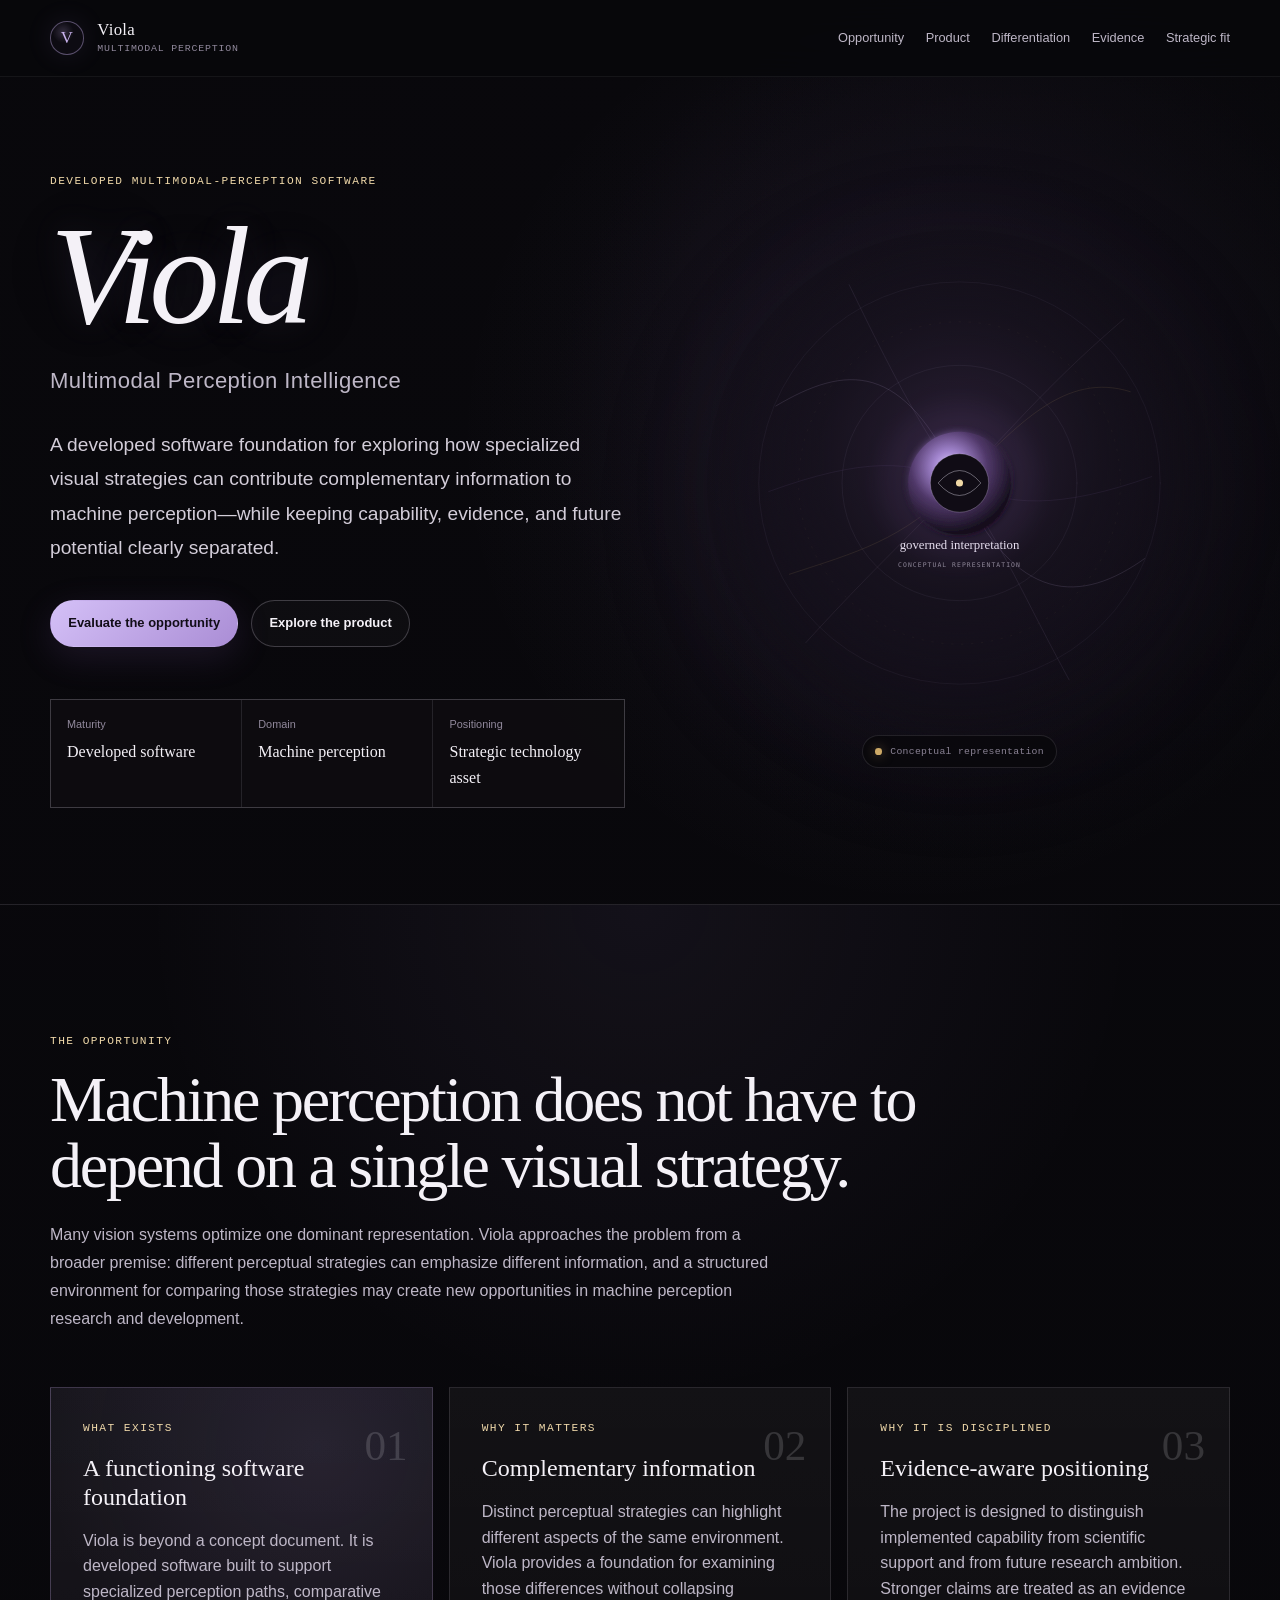
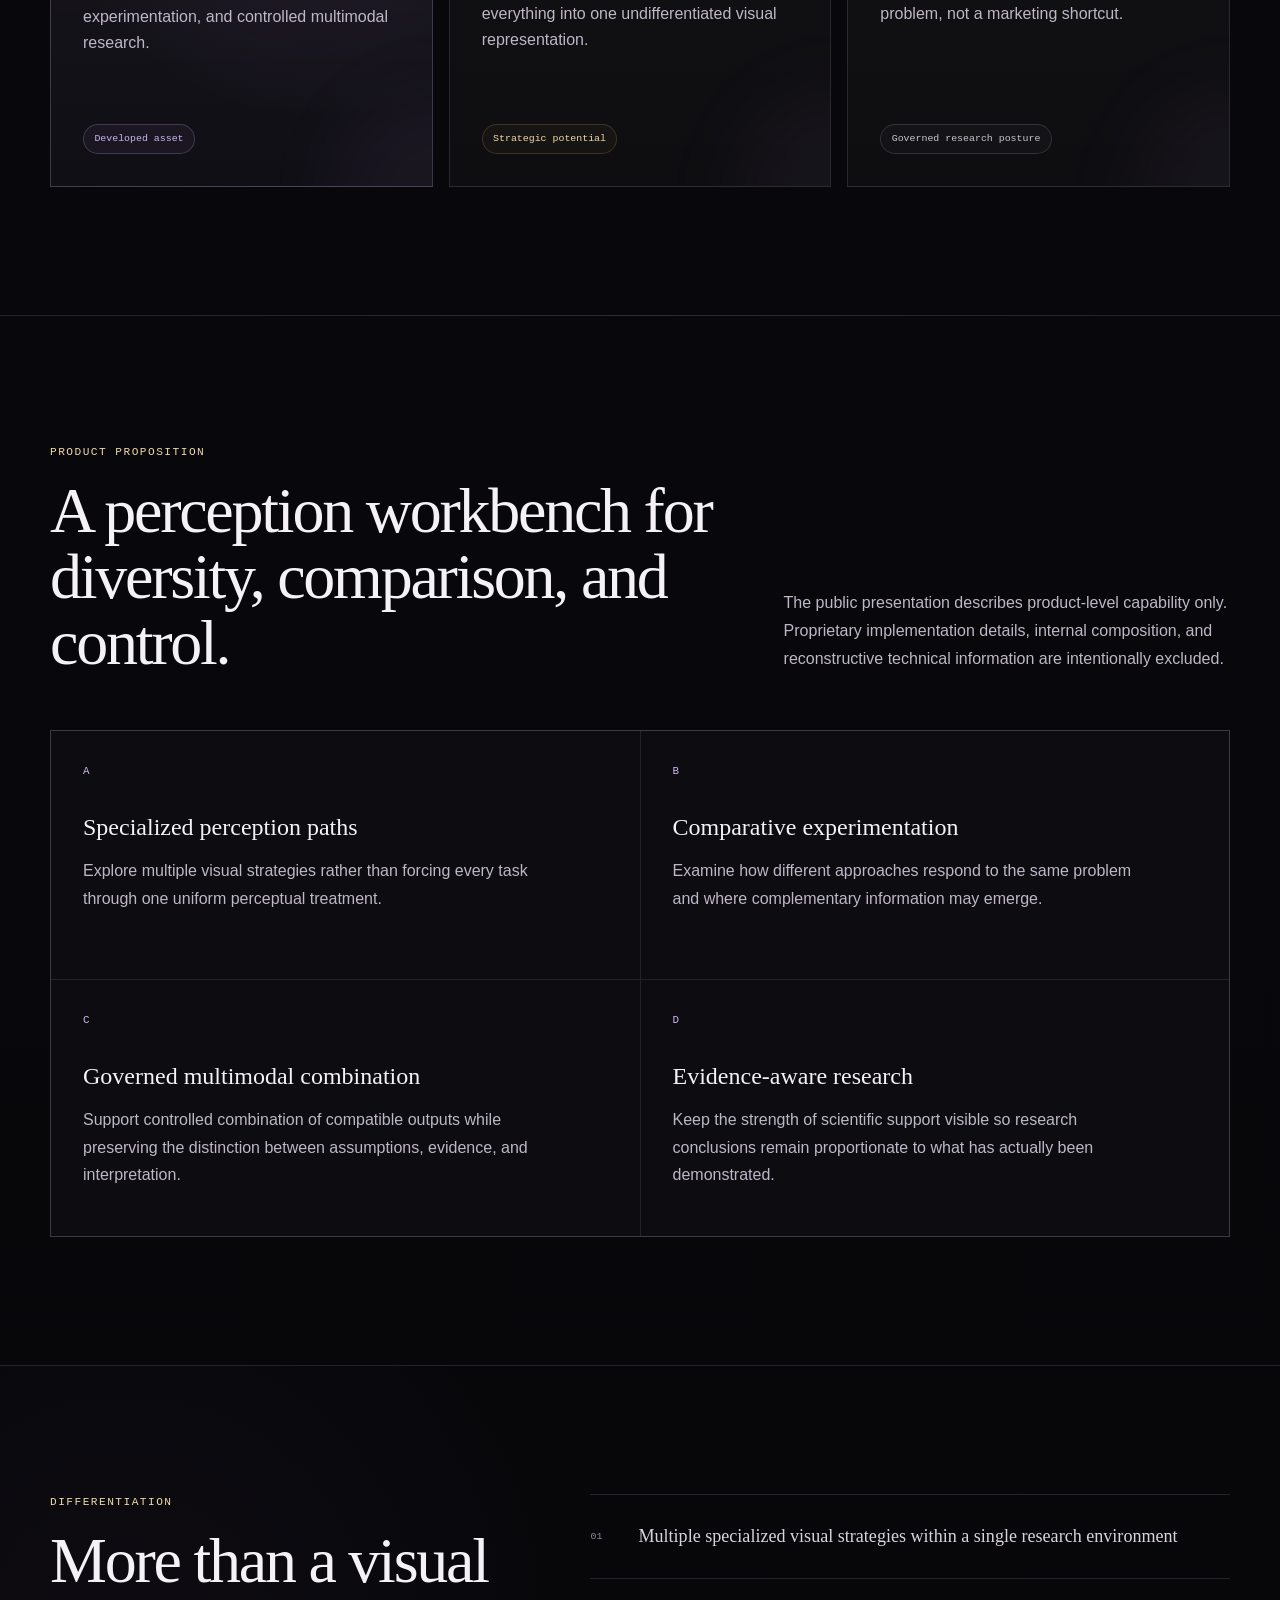
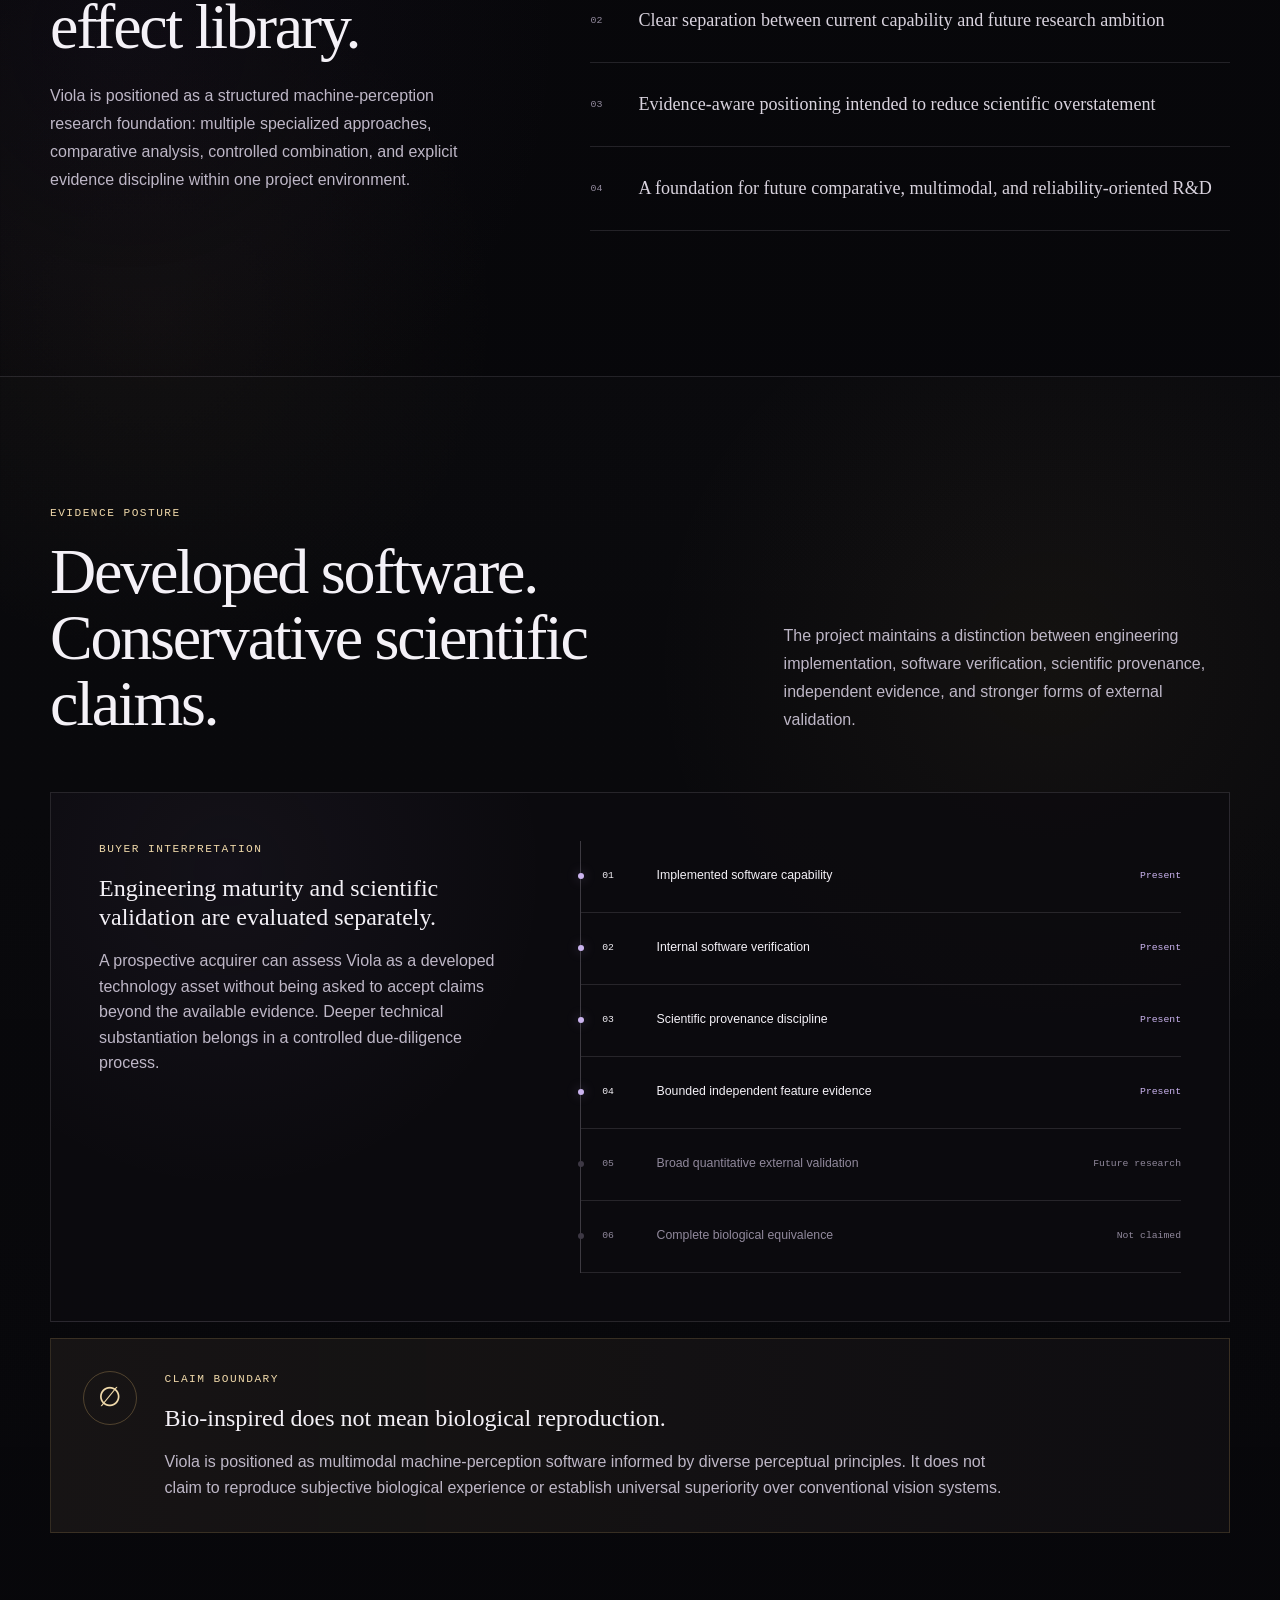
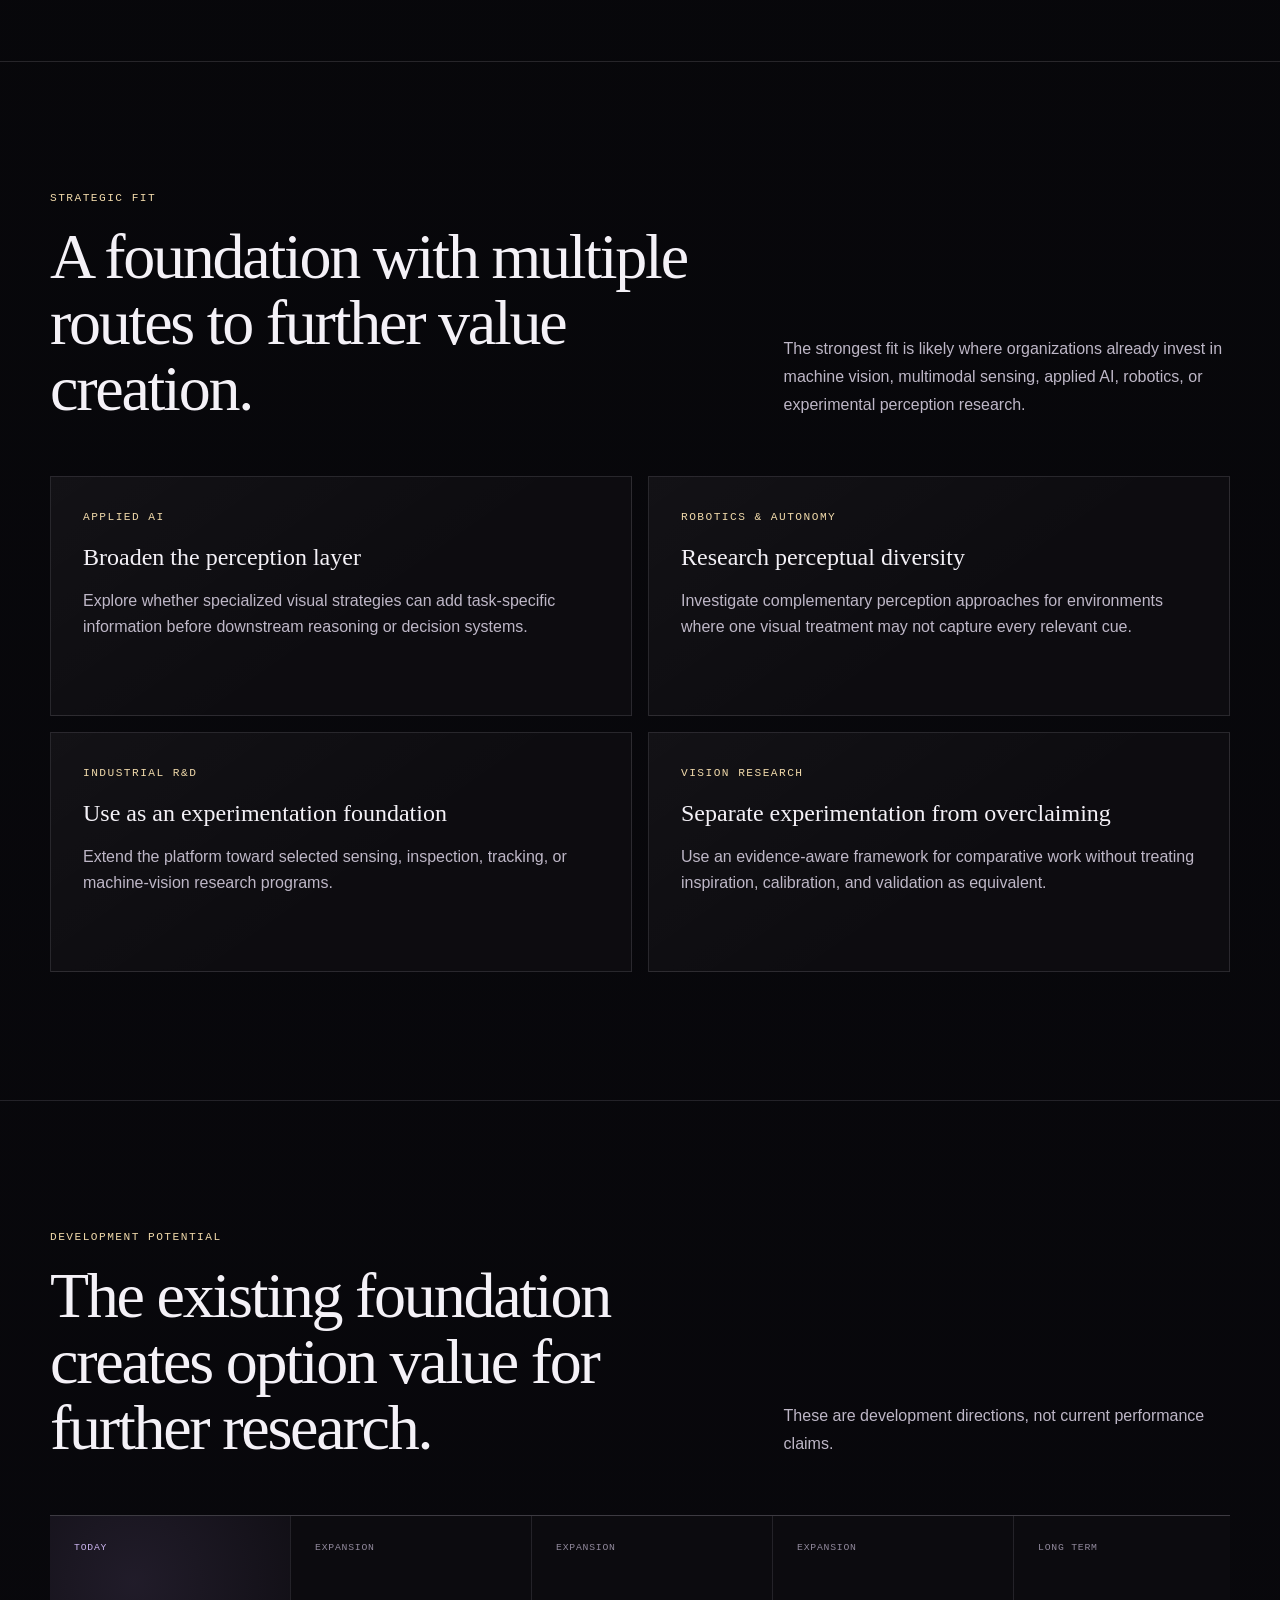
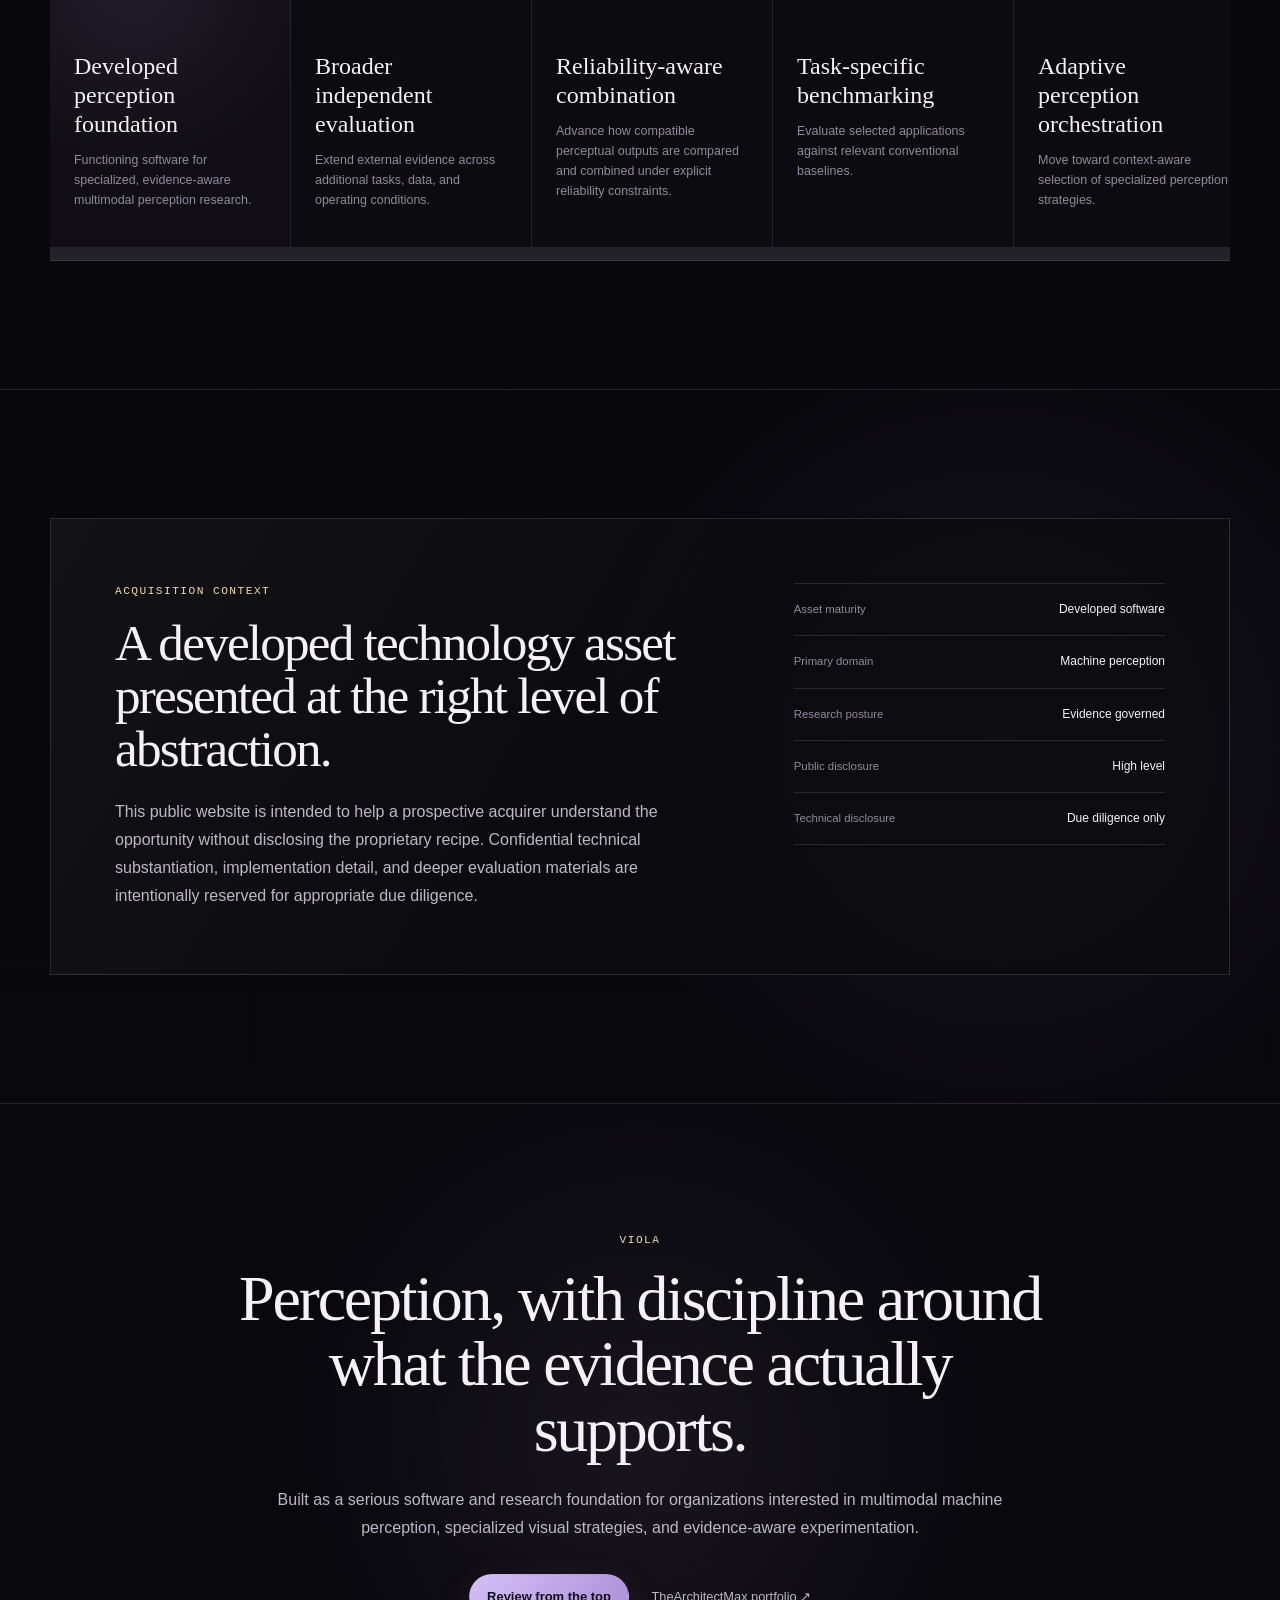
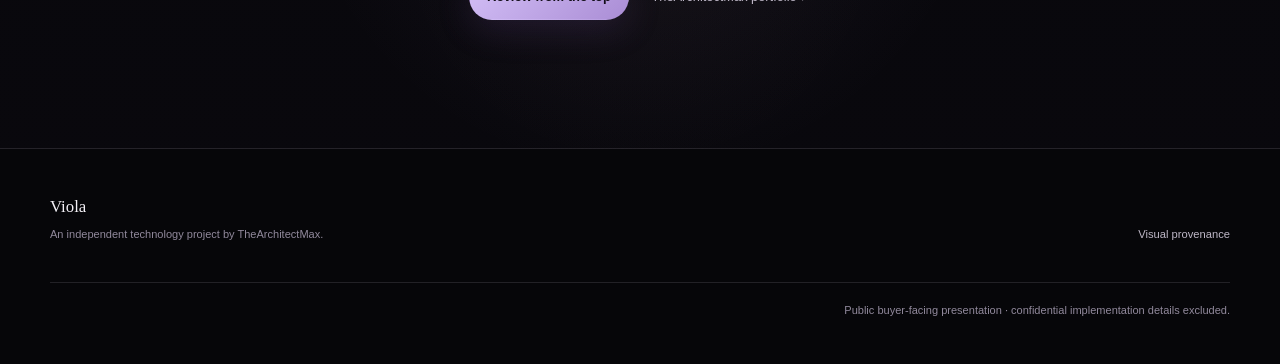
<file: index.html>
<!doctype html>
<html lang="en">
<head>
  <meta charset="utf-8">
  <meta name="viewport" content="width=device-width, initial-scale=1">
  <title>Viola — Multimodal Perception Intelligence</title>
  <meta name="description" content="Viola is developed multimodal-perception software for exploring specialized visual strategies, comparative machine perception, and evidence-aware experimentation.">
  <meta name="theme-color" content="#08080b">
  <meta name="color-scheme" content="dark">
  <meta name="robots" content="index,follow">
  <link rel="canonical" href="https://thearchitect-max.github.io/VEGMPF-Website/">
  <link rel="icon" type="image/svg+xml" href="assets/favicon.svg">
  <link rel="stylesheet" href="styles.css">

  <meta property="og:type" content="website">
  <meta property="og:title" content="Viola — Multimodal Perception Intelligence">
  <meta property="og:description" content="A developed technology foundation for specialized, evidence-aware machine perception.">
  <meta property="og:url" content="https://thearchitect-max.github.io/VEGMPF-Website/">
  <meta property="og:image" content="https://thearchitect-max.github.io/VEGMPF-Website/assets/viola-public-card.svg">
  <meta property="og:image:alt" content="Abstract multimodal perception field representing Viola">
  <meta name="twitter:card" content="summary_large_image">
  <meta name="twitter:title" content="Viola — Multimodal Perception Intelligence">
  <meta name="twitter:description" content="Developed multimodal-perception software presented for strategic evaluation.">
</head>
<body>
  <a class="skip-link" href="#main">Skip to main content</a>

  <div class="ambient ambient-one" aria-hidden="true"></div>
  <div class="ambient ambient-two" aria-hidden="true"></div>

  <header class="site-header">
    <div class="shell header-inner">
      <a class="brand" href="#top" aria-label="Viola home">
        <span class="brand-mark" aria-hidden="true">V</span>
        <span class="brand-copy">
          <strong>Viola</strong>
          <small>Multimodal perception</small>
        </span>
      </a>

      <nav class="site-nav" aria-label="Primary navigation">
        <a href="#opportunity">Opportunity</a>
        <a href="#product">Product</a>
        <a href="#difference">Differentiation</a>
        <a href="#evidence">Evidence</a>
        <a href="#fit">Strategic fit</a>
      </nav>
    </div>
  </header>

  <main id="main">
    <section class="hero" id="top">
      <div class="shell hero-grid">
        <div class="hero-copy">
          <p class="eyebrow">Developed multimodal-perception software</p>
          <h1>
            <span class="hero-name">Viola</span>
            <span class="hero-title">Multimodal Perception Intelligence</span>
          </h1>

          <p class="hero-lede">
            A developed software foundation for exploring how specialized visual strategies
            can contribute complementary information to machine perception—while keeping
            capability, evidence, and future potential clearly separated.
          </p>

          <div class="hero-actions">
            <a class="button button-primary" href="#opportunity">Evaluate the opportunity</a>
            <a class="button button-secondary" href="#product">Explore the product</a>
          </div>

          <dl class="hero-meta" aria-label="Project overview">
            <div>
              <dt>Maturity</dt>
              <dd>Developed software</dd>
            </div>
            <div>
              <dt>Domain</dt>
              <dd>Machine perception</dd>
            </div>
            <div>
              <dt>Positioning</dt>
              <dd>Strategic technology asset</dd>
            </div>
          </dl>
        </div>

        <figure class="hero-visual">
          <div class="visual-shell">
            <img
              src="assets/viola-public-field.svg"
              width="760"
              height="760"
              alt="Abstract conceptual visualization of multiple perception channels converging through a governed interpretation field."
              decoding="async"
            >
            <figcaption>
              <span aria-hidden="true"></span>
              Conceptual representation
            </figcaption>
          </div>
        </figure>
      </div>
    </section>

    <section class="section section-opportunity" id="opportunity">
      <div class="shell">
        <div class="section-heading section-heading-wide">
          <p class="eyebrow">The opportunity</p>
          <h2>Machine perception does not have to depend on a single visual strategy.</h2>
          <p>
            Many vision systems optimize one dominant representation. Viola approaches the
            problem from a broader premise: different perceptual strategies can emphasize
            different information, and a structured environment for comparing those strategies
            may create new opportunities in machine perception research and development.
          </p>
        </div>

        <div class="thesis-grid">
          <article class="thesis-card thesis-card-lit">
            <span class="card-index">01</span>
            <p class="card-kicker">What exists</p>
            <h3>A functioning software foundation</h3>
            <p>
              Viola is beyond a concept document. It is developed software built to support
              specialized perception paths, comparative experimentation, and controlled
              multimodal research.
            </p>
            <span class="chip">Developed asset</span>
          </article>

          <article class="thesis-card">
            <span class="card-index">02</span>
            <p class="card-kicker">Why it matters</p>
            <h3>Complementary information</h3>
            <p>
              Distinct perceptual strategies can highlight different aspects of the same
              environment. Viola provides a foundation for examining those differences
              without collapsing everything into one undifferentiated visual representation.
            </p>
            <span class="chip chip-gold">Strategic potential</span>
          </article>

          <article class="thesis-card">
            <span class="card-index">03</span>
            <p class="card-kicker">Why it is disciplined</p>
            <h3>Evidence-aware positioning</h3>
            <p>
              The project is designed to distinguish implemented capability from scientific
              support and from future research ambition. Stronger claims are treated as an
              evidence problem, not a marketing shortcut.
            </p>
            <span class="chip chip-muted">Governed research posture</span>
          </article>
        </div>
      </div>
    </section>

    <section class="section" id="product">
      <div class="shell">
        <div class="section-heading split-heading">
          <div>
            <p class="eyebrow">Product proposition</p>
            <h2>A perception workbench for diversity, comparison, and control.</h2>
          </div>
          <p>
            The public presentation describes product-level capability only. Proprietary
            implementation details, internal composition, and reconstructive technical
            information are intentionally excluded.
          </p>
        </div>

        <div class="capability-grid">
          <article>
            <span class="capability-mark">A</span>
            <h3>Specialized perception paths</h3>
            <p>
              Explore multiple visual strategies rather than forcing every task through one
              uniform perceptual treatment.
            </p>
          </article>

          <article>
            <span class="capability-mark">B</span>
            <h3>Comparative experimentation</h3>
            <p>
              Examine how different approaches respond to the same problem and where
              complementary information may emerge.
            </p>
          </article>

          <article>
            <span class="capability-mark">C</span>
            <h3>Governed multimodal combination</h3>
            <p>
              Support controlled combination of compatible outputs while preserving the
              distinction between assumptions, evidence, and interpretation.
            </p>
          </article>

          <article>
            <span class="capability-mark">D</span>
            <h3>Evidence-aware research</h3>
            <p>
              Keep the strength of scientific support visible so research conclusions remain
              proportionate to what has actually been demonstrated.
            </p>
          </article>
        </div>
      </div>
    </section>

    <section class="section section-difference" id="difference">
      <div class="shell difference-grid">
        <div class="section-heading">
          <p class="eyebrow">Differentiation</p>
          <h2>More than a visual effect library.</h2>
          <p>
            Viola is positioned as a structured machine-perception research foundation:
            multiple specialized approaches, comparative analysis, controlled combination,
            and explicit evidence discipline within one project environment.
          </p>
        </div>

        <div class="difference-list">
          <div>
            <span>01</span>
            <p>Multiple specialized visual strategies within a single research environment</p>
          </div>
          <div>
            <span>02</span>
            <p>Clear separation between current capability and future research ambition</p>
          </div>
          <div>
            <span>03</span>
            <p>Evidence-aware positioning intended to reduce scientific overstatement</p>
          </div>
          <div>
            <span>04</span>
            <p>A foundation for future comparative, multimodal, and reliability-oriented R&amp;D</p>
          </div>
        </div>
      </div>
    </section>

    <section class="section section-evidence" id="evidence">
      <div class="shell">
        <div class="section-heading split-heading">
          <div>
            <p class="eyebrow">Evidence posture</p>
            <h2>Developed software. Conservative scientific claims.</h2>
          </div>
          <p>
            The project maintains a distinction between engineering implementation,
            software verification, scientific provenance, independent evidence, and
            stronger forms of external validation.
          </p>
        </div>

        <div class="evidence-panel">
          <div class="evidence-copy">
            <p class="card-kicker">Buyer interpretation</p>
            <h3>Engineering maturity and scientific validation are evaluated separately.</h3>
            <p>
              A prospective acquirer can assess Viola as a developed technology asset without
              being asked to accept claims beyond the available evidence. Deeper technical
              substantiation belongs in a controlled due-diligence process.
            </p>
          </div>

          <ol class="evidence-ladder" aria-label="Evidence posture">
            <li class="active">
              <span>01</span>
              <strong>Implemented software capability</strong>
              <small>Present</small>
            </li>
            <li class="active">
              <span>02</span>
              <strong>Internal software verification</strong>
              <small>Present</small>
            </li>
            <li class="active">
              <span>03</span>
              <strong>Scientific provenance discipline</strong>
              <small>Present</small>
            </li>
            <li class="active">
              <span>04</span>
              <strong>Bounded independent feature evidence</strong>
              <small>Present</small>
            </li>
            <li>
              <span>05</span>
              <strong>Broad quantitative external validation</strong>
              <small>Future research</small>
            </li>
            <li>
              <span>06</span>
              <strong>Complete biological equivalence</strong>
              <small>Not claimed</small>
            </li>
          </ol>
        </div>

        <aside class="claim-boundary">
          <span class="boundary-symbol" aria-hidden="true">∅</span>
          <div>
            <p class="card-kicker">Claim boundary</p>
            <h3>Bio-inspired does not mean biological reproduction.</h3>
            <p>
              Viola is positioned as multimodal machine-perception software informed by
              diverse perceptual principles. It does not claim to reproduce subjective
              biological experience or establish universal superiority over conventional
              vision systems.
            </p>
          </div>
        </aside>
      </div>
    </section>

    <section class="section" id="fit">
      <div class="shell">
        <div class="section-heading split-heading">
          <div>
            <p class="eyebrow">Strategic fit</p>
            <h2>A foundation with multiple routes to further value creation.</h2>
          </div>
          <p>
            The strongest fit is likely where organizations already invest in machine vision,
            multimodal sensing, applied AI, robotics, or experimental perception research.
          </p>
        </div>

        <div class="fit-grid">
          <article>
            <p class="card-kicker">Applied AI</p>
            <h3>Broaden the perception layer</h3>
            <p>Explore whether specialized visual strategies can add task-specific information before downstream reasoning or decision systems.</p>
          </article>
          <article>
            <p class="card-kicker">Robotics &amp; autonomy</p>
            <h3>Research perceptual diversity</h3>
            <p>Investigate complementary perception approaches for environments where one visual treatment may not capture every relevant cue.</p>
          </article>
          <article>
            <p class="card-kicker">Industrial R&amp;D</p>
            <h3>Use as an experimentation foundation</h3>
            <p>Extend the platform toward selected sensing, inspection, tracking, or machine-vision research programs.</p>
          </article>
          <article>
            <p class="card-kicker">Vision research</p>
            <h3>Separate experimentation from overclaiming</h3>
            <p>Use an evidence-aware framework for comparative work without treating inspiration, calibration, and validation as equivalent.</p>
          </article>
        </div>
      </div>
    </section>

    <section class="section section-roadmap">
      <div class="shell">
        <div class="section-heading split-heading">
          <div>
            <p class="eyebrow">Development potential</p>
            <h2>The existing foundation creates option value for further research.</h2>
          </div>
          <p>
            These are development directions, not current performance claims.
          </p>
        </div>

        <div class="roadmap-track">
          <article class="roadmap-card roadmap-now">
            <span>Today</span>
            <h3>Developed perception foundation</h3>
            <p>Functioning software for specialized, evidence-aware multimodal perception research.</p>
          </article>
          <article class="roadmap-card">
            <span>Expansion</span>
            <h3>Broader independent evaluation</h3>
            <p>Extend external evidence across additional tasks, data, and operating conditions.</p>
          </article>
          <article class="roadmap-card">
            <span>Expansion</span>
            <h3>Reliability-aware combination</h3>
            <p>Advance how compatible perceptual outputs are compared and combined under explicit reliability constraints.</p>
          </article>
          <article class="roadmap-card">
            <span>Expansion</span>
            <h3>Task-specific benchmarking</h3>
            <p>Evaluate selected applications against relevant conventional baselines.</p>
          </article>
          <article class="roadmap-card">
            <span>Long term</span>
            <h3>Adaptive perception orchestration</h3>
            <p>Move toward context-aware selection of specialized perception strategies.</p>
          </article>
        </div>
      </div>
    </section>

    <section class="section section-acquisition">
      <div class="shell">
        <div class="acquisition-panel">
          <div>
            <p class="eyebrow">Acquisition context</p>
            <h2>A developed technology asset presented at the right level of abstraction.</h2>
            <p>
              This public website is intended to help a prospective acquirer understand the
              opportunity without disclosing the proprietary recipe. Confidential technical
              substantiation, implementation detail, and deeper evaluation materials are
              intentionally reserved for appropriate due diligence.
            </p>
          </div>

          <dl>
            <div>
              <dt>Asset maturity</dt>
              <dd>Developed software</dd>
            </div>
            <div>
              <dt>Primary domain</dt>
              <dd>Machine perception</dd>
            </div>
            <div>
              <dt>Research posture</dt>
              <dd>Evidence governed</dd>
            </div>
            <div>
              <dt>Public disclosure</dt>
              <dd>High level</dd>
            </div>
            <div>
              <dt>Technical disclosure</dt>
              <dd>Due diligence only</dd>
            </div>
          </dl>
        </div>
      </div>
    </section>

    <section class="section closing">
      <div class="shell closing-inner">
        <p class="eyebrow">Viola</p>
        <h2>Perception, with discipline around what the evidence actually supports.</h2>
        <p>
          Built as a serious software and research foundation for organizations interested
          in multimodal machine perception, specialized visual strategies, and evidence-aware experimentation.
        </p>
        <div class="closing-actions">
          <a class="button button-primary" href="#top">Review from the top</a>
          <a class="text-link" href="https://github.com/TheArchitect-max" target="_blank" rel="noopener noreferrer">TheArchitectMax portfolio ↗</a>
        </div>
      </div>
    </section>
  </main>

  <footer class="site-footer">
    <div class="shell footer-inner">
      <div>
        <strong>Viola</strong>
        <p>An independent technology project by TheArchitectMax.</p>
      </div>
      <a href="IMAGE_CREDITS.md">Visual provenance</a>
      <p class="footer-note">Public buyer-facing presentation · confidential implementation details excluded.</p>
    </div>
  </footer>
</body>
</html>
</file>
<file: styles.css>
:root{
  --ink:#08080b;
  --ink-soft:#0d0c11;
  --panel:#111016;
  --panel-2:#15121a;
  --text:#f4f1f7;
  --muted:#beb7c7;
  --muted-2:#91899c;
  --violet:#a88bd7;
  --violet-bright:#cbb4ef;
  --violet-deep:#563b72;
  --gold:#d7b16c;
  --gold-soft:#f0d9aa;
  --line:rgba(236,229,244,.12);
  --line-strong:rgba(236,229,244,.22);
  --max:1180px;
  --serif:Georgia,"Times New Roman",serif;
  --sans:Inter,ui-sans-serif,-apple-system,BlinkMacSystemFont,"Segoe UI",sans-serif;
  --mono:"SFMono-Regular",Consolas,"Liberation Mono",monospace
}
*{box-sizing:border-box}
html{scroll-behavior:smooth;background:var(--ink)}
body{
  margin:0;min-width:320px;color:var(--text);font-family:var(--sans);line-height:1.6;
  background:
    radial-gradient(circle at 78% 5%,rgba(86,59,114,.16),transparent 28rem),
    radial-gradient(circle at 12% 42%,rgba(215,177,108,.04),transparent 22rem),
    linear-gradient(180deg,#09080c 0%,#07070a 48%,#09080d 100%);
  -webkit-font-smoothing:antialiased;text-rendering:optimizeLegibility
}
::selection{background:rgba(168,139,215,.34);color:#fff}
a{color:inherit}
img{max-width:100%;height:auto}
.shell{width:min(var(--max),calc(100% - 2.5rem));margin-inline:auto}
.skip-link{
  position:fixed;top:.75rem;left:.75rem;z-index:1000;padding:.75rem 1rem;border-radius:.45rem;
  color:var(--ink);background:var(--text);transform:translateY(-180%)
}
.skip-link:focus{transform:translateY(0)}
:focus-visible{outline:2px solid var(--gold-soft);outline-offset:4px}
.ambient{position:fixed;z-index:-2;pointer-events:none;border-radius:50%;filter:blur(100px)}
.ambient-one{width:28rem;height:28rem;top:5rem;right:-10rem;background:var(--violet-deep);opacity:.11}
.ambient-two{width:24rem;height:24rem;top:76rem;left:-12rem;background:#6e4f28;opacity:.04}

.site-header{
  position:sticky;top:0;z-index:50;border-bottom:1px solid rgba(255,255,255,.055);
  background:rgba(8,8,11,.84);backdrop-filter:blur(18px);-webkit-backdrop-filter:blur(18px)
}
.header-inner{min-height:4.75rem;display:flex;align-items:center;justify-content:space-between;gap:2rem}
.brand{display:inline-flex;align-items:center;gap:.85rem;text-decoration:none}
.brand-mark{
  width:2.1rem;height:2.1rem;display:grid;place-items:center;border:1px solid rgba(203,180,239,.4);
  border-radius:50%;color:var(--violet-bright);font-family:var(--serif);font-size:1.05rem;
  background:radial-gradient(circle at 38% 32%,rgba(203,180,239,.2),transparent 36%),#0d0b12;
  box-shadow:0 0 28px rgba(168,139,215,.11)
}
.brand-copy{display:grid;line-height:1.1}
.brand-copy strong{font-family:var(--serif);font-size:1.05rem;font-weight:500;letter-spacing:.02em}
.brand-copy small{margin-top:.28rem;color:var(--muted-2);font-family:var(--mono);font-size:.62rem;letter-spacing:.08em;text-transform:uppercase}
.site-nav{display:flex;align-items:center;gap:1.35rem;color:var(--muted);font-size:.8rem}
.site-nav a{position:relative;padding-block:.55rem;text-decoration:none}
.site-nav a::after{content:"";position:absolute;left:0;right:100%;bottom:.25rem;height:1px;background:var(--violet-bright);transition:right 180ms ease}
.site-nav a:hover,.site-nav a:focus-visible{color:var(--text)}
.site-nav a:hover::after,.site-nav a:focus-visible::after{right:0}

.hero{
  min-height:min(860px,calc(100vh - 4.75rem));display:grid;align-items:center;position:relative;overflow:clip;
  border-bottom:1px solid var(--line)
}
.hero::before{
  content:"";position:absolute;inset:0;pointer-events:none;
  background:linear-gradient(90deg,rgba(8,8,11,.35),rgba(8,8,11,.02) 55%,rgba(8,8,11,.45)),
  radial-gradient(circle at 72% 44%,rgba(168,139,215,.09),transparent 29rem)
}
.hero-grid{position:relative;display:grid;grid-template-columns:minmax(0,1.03fr) minmax(22rem,.97fr);gap:4rem;align-items:center;padding-block:6rem}
.eyebrow,.card-kicker{margin:0 0 1rem;color:var(--gold-soft);font-family:var(--mono);font-size:.7rem;letter-spacing:.13em;text-transform:uppercase}
.hero h1{margin:0;line-height:.98;font-weight:400}
.hero-name{
  display:block;color:var(--text);font-family:var(--serif);font-size:clamp(5rem,11vw,9rem);
  font-style:italic;letter-spacing:-.055em;text-shadow:0 0 38px rgba(203,180,239,.12),0 0 110px rgba(86,59,114,.1)
}
.hero-title{display:block;max-width:680px;margin-top:1.35rem;color:var(--muted);font-size:clamp(1rem,2vw,1.38rem);font-weight:400;line-height:1.35;letter-spacing:.02em}
.hero-lede{max-width:700px;margin:2rem 0 0;color:#d3cdd9;font-size:clamp(1.05rem,1.7vw,1.2rem);line-height:1.78}
.hero-actions{display:flex;flex-wrap:wrap;gap:.8rem;margin-top:2.2rem}
.button{
  min-height:2.9rem;display:inline-flex;align-items:center;justify-content:center;padding:.72rem 1.08rem;
  border:1px solid transparent;border-radius:999px;font-size:.81rem;font-weight:600;text-decoration:none;
  transition:transform 160ms ease,background-color 160ms ease,border-color 160ms ease
}
.button:hover{transform:translateY(-1px)}
.button-primary{color:#120d18;background:linear-gradient(135deg,#d4c0f7,#aa8dd5);box-shadow:0 10px 35px rgba(111,77,150,.2)}
.button-primary:hover{background:linear-gradient(135deg,#e0d0fb,#b89cdd)}
.button-secondary{color:var(--text);border-color:var(--line-strong);background:rgba(255,255,255,.025)}
.button-secondary:hover{border-color:rgba(203,180,239,.34);background:rgba(168,139,215,.05)}
.hero-meta{display:grid;grid-template-columns:repeat(3,minmax(0,1fr));gap:1px;margin:3.3rem 0 0;border:1px solid var(--line);background:var(--line)}
.hero-meta div{min-height:5.6rem;padding:1rem;background:rgba(10,9,13,.9)}
.hero-meta dt{color:var(--muted-2);font-size:.68rem}
.hero-meta dd{margin:.36rem 0 0;color:var(--text);font-family:var(--serif);font-size:1rem}
.hero-visual{margin:0}
.visual-shell{position:relative;border-radius:50%;isolation:isolate}
.visual-shell::before{content:"";position:absolute;inset:14%;z-index:-1;border-radius:50%;background:rgba(103,70,139,.19);filter:blur(64px)}
.visual-shell img{display:block;width:100%;filter:drop-shadow(0 30px 60px rgba(0,0,0,.34))}
.visual-shell figcaption{
  width:max-content;max-width:90%;display:flex;align-items:center;gap:.55rem;margin:-1.2rem auto 0;padding:.5rem .75rem;
  color:var(--muted-2);border:1px solid var(--line);border-radius:999px;background:rgba(10,9,13,.82);
  font-family:var(--mono);font-size:.61rem;letter-spacing:.03em
}
.visual-shell figcaption span{width:.42rem;height:.42rem;border-radius:50%;background:var(--gold);box-shadow:0 0 12px rgba(215,177,108,.5)}

.section{position:relative;padding-block:8rem;border-bottom:1px solid var(--line)}
.section-heading{max-width:700px;margin-bottom:3.4rem}
.section-heading-wide{max-width:940px}
.section-heading h2,.acquisition-panel h2,.closing h2{
  margin:0;color:var(--text);font-family:var(--serif);font-size:clamp(2.35rem,5vw,4.9rem);
  font-weight:400;line-height:1.03;letter-spacing:-.035em
}
.section-heading>p:not(.eyebrow),.acquisition-panel>div>p:not(.eyebrow),.closing-inner>p:not(.eyebrow){
  max-width:740px;margin:1.4rem 0 0;color:var(--muted);font-size:1rem;line-height:1.75
}
.split-heading{max-width:none;display:grid;grid-template-columns:minmax(0,1.2fr) minmax(18rem,.8fr);gap:4rem;align-items:end}
.split-heading>p{margin:0 0 .2rem!important}
.section-opportunity{background:radial-gradient(circle at 50% 0%,rgba(168,139,215,.07),transparent 31rem)}

.thesis-grid{display:grid;grid-template-columns:repeat(3,minmax(0,1fr));gap:1rem}
.thesis-card{
  min-height:25rem;position:relative;display:flex;flex-direction:column;padding:2rem;border:1px solid var(--line);
  background:linear-gradient(180deg,rgba(255,255,255,.026),rgba(255,255,255,.007)),rgba(13,12,16,.78);overflow:hidden
}
.thesis-card::after{content:"";position:absolute;width:13rem;height:13rem;right:-7rem;bottom:-7rem;border-radius:50%;background:rgba(168,139,215,.055);filter:blur(35px)}
.thesis-card-lit{border-color:rgba(203,180,239,.24);background:radial-gradient(circle at 70% 15%,rgba(168,139,215,.11),transparent 17rem),linear-gradient(180deg,rgba(255,255,255,.042),rgba(255,255,255,.01)),rgba(15,13,20,.9)}
.card-index{position:absolute;top:1.4rem;right:1.5rem;color:rgba(244,241,247,.16);font-family:var(--serif);font-size:2.7rem}
.thesis-card h3,.capability-grid h3,.evidence-panel h3,.claim-boundary h3,.fit-grid h3,.roadmap-card h3{
  margin:0;color:var(--text);font-family:var(--serif);font-size:1.5rem;font-weight:400;line-height:1.2
}
.thesis-card>p:not(.card-kicker){margin:1rem 0 1.5rem;color:var(--muted)}
.chip{width:max-content;margin-top:auto;padding:.38rem .65rem;border:1px solid rgba(203,180,239,.22);border-radius:999px;color:var(--violet-bright);background:rgba(168,139,215,.06);font-family:var(--mono);font-size:.62rem}
.chip-gold{color:var(--gold-soft);border-color:rgba(215,177,108,.2);background:rgba(215,177,108,.04)}
.chip-muted{color:#cbc4d2;border-color:rgba(203,196,210,.17);background:rgba(255,255,255,.022)}

.capability-grid{display:grid;grid-template-columns:repeat(2,minmax(0,1fr));gap:1px;border:1px solid var(--line);background:var(--line)}
.capability-grid article{min-height:15.5rem;padding:2rem;background:#0d0c10}
.capability-mark{display:block;margin-bottom:2rem;color:var(--violet-bright);font-family:var(--mono);font-size:.68rem}
.capability-grid p{max-width:30rem;color:var(--muted);line-height:1.7}

.section-difference{background:radial-gradient(circle at 10% 45%,rgba(86,59,114,.08),transparent 27rem)}
.difference-grid{display:grid;grid-template-columns:minmax(0,.82fr) minmax(0,1.18fr);gap:6rem}
.difference-list{border-top:1px solid var(--line)}
.difference-list div{min-height:5.25rem;display:grid;grid-template-columns:3rem 1fr;align-items:center;border-bottom:1px solid var(--line)}
.difference-list span{color:var(--muted-2);font-family:var(--mono);font-size:.62rem}
.difference-list p{margin:0;color:#d9d3de;font-family:var(--serif);font-size:1.13rem}

.section-evidence{background:radial-gradient(circle at 82% 22%,rgba(215,177,108,.05),transparent 25rem),linear-gradient(180deg,rgba(255,255,255,.01),transparent)}
.evidence-panel{display:grid;grid-template-columns:minmax(0,.82fr) minmax(0,1.18fr);gap:4rem;padding:3rem;border:1px solid var(--line);background:radial-gradient(circle at 15% 15%,rgba(168,139,215,.055),transparent 20rem),rgba(12,11,15,.77)}
.evidence-copy p:not(.card-kicker){color:var(--muted)}
.evidence-ladder{margin:0;padding:0;list-style:none;border-left:1px solid var(--line-strong)}
.evidence-ladder li{min-height:4.5rem;display:grid;grid-template-columns:2.4rem 1fr auto;gap:1rem;align-items:center;padding:.9rem 0 .9rem 1.3rem;position:relative;border-bottom:1px solid var(--line);color:var(--muted-2)}
.evidence-ladder li::before{content:"";position:absolute;left:-.24rem;width:.42rem;height:.42rem;border-radius:50%;background:#3d3844}
.evidence-ladder li span,.evidence-ladder li small{font-family:var(--mono);font-size:.61rem}
.evidence-ladder li strong{font-size:.77rem;font-weight:500}
.evidence-ladder li.active{color:var(--text)}
.evidence-ladder li.active::before{background:var(--violet-bright);box-shadow:0 0 12px rgba(203,180,239,.38)}
.evidence-ladder li.active small{color:var(--violet-bright)}
.claim-boundary{display:grid;grid-template-columns:auto 1fr;gap:1.7rem;align-items:start;margin-top:1rem;padding:2rem;border:1px solid rgba(215,177,108,.18);background:linear-gradient(90deg,rgba(215,177,108,.05),rgba(215,177,108,.008)),#0d0c10}
.boundary-symbol{width:3.4rem;height:3.4rem;display:grid;place-items:center;color:var(--gold-soft);border:1px solid rgba(215,177,108,.3);border-radius:50%;font-family:var(--serif);font-size:1.7rem}
.claim-boundary p:not(.card-kicker){max-width:840px;margin-bottom:0;color:var(--muted)}

.fit-grid{display:grid;grid-template-columns:repeat(2,minmax(0,1fr));gap:1rem}
.fit-grid article{min-height:15rem;padding:2rem;border:1px solid var(--line);background:linear-gradient(145deg,rgba(255,255,255,.024),transparent 58%),#0d0c10}
.fit-grid p:not(.card-kicker){color:var(--muted)}

.section-roadmap{overflow:hidden}
.roadmap-track{display:grid;grid-template-columns:repeat(5,minmax(15rem,1fr));gap:1px;overflow-x:auto;padding-bottom:.8rem;border-top:1px solid var(--line);border-bottom:1px solid var(--line);background:var(--line);scrollbar-color:rgba(168,139,215,.25) transparent}
.roadmap-card{min-height:19rem;padding:1.5rem;background:#0c0b0f}
.roadmap-card>span{display:block;margin-bottom:6rem;color:var(--muted-2);font-family:var(--mono);font-size:.61rem;letter-spacing:.08em;text-transform:uppercase}
.roadmap-card p{color:var(--muted-2);font-size:.78rem}
.roadmap-now{background:radial-gradient(circle at 35% 20%,rgba(168,139,215,.11),transparent 12rem),#100e14}
.roadmap-now>span{color:var(--violet-bright)}

.section-acquisition{background:radial-gradient(circle at 78% 50%,rgba(168,139,215,.08),transparent 25rem)}
.acquisition-panel{display:grid;grid-template-columns:minmax(0,1fr) minmax(20rem,.62fr);gap:5rem;padding:clamp(2rem,5vw,4rem);border:1px solid rgba(203,180,239,.17);background:linear-gradient(120deg,rgba(255,255,255,.032),transparent 50%),rgba(13,12,16,.84)}
.acquisition-panel h2{font-size:clamp(2rem,4vw,3.6rem)}
.acquisition-panel dl{margin:0;border-top:1px solid var(--line)}
.acquisition-panel dl div{display:grid;grid-template-columns:1fr auto;gap:1rem;padding:1rem 0;border-bottom:1px solid var(--line)}
.acquisition-panel dt{color:var(--muted-2);font-size:.71rem}
.acquisition-panel dd{margin:0;color:var(--text);text-align:right;font-size:.75rem}

.closing{min-height:34rem;display:grid;place-items:center;text-align:center;background:radial-gradient(circle at 50% 50%,rgba(168,139,215,.08),transparent 22rem),radial-gradient(circle at 50% 65%,rgba(215,177,108,.025),transparent 16rem)}
.closing-inner{max-width:840px}
.closing h2{max-width:820px;margin-inline:auto}
.closing-inner>p:not(.eyebrow){margin-inline:auto}
.closing-actions{display:flex;align-items:center;justify-content:center;flex-wrap:wrap;gap:1.4rem;margin-top:2rem}
.text-link{color:var(--muted);font-size:.8rem;text-decoration:none}
.text-link:hover{color:var(--text)}

.site-footer{padding-block:2.8rem;background:#060609}
.footer-inner{display:grid;grid-template-columns:1fr auto;gap:2rem;align-items:end}
.footer-inner strong{font-family:var(--serif);font-size:1.05rem;font-weight:400}
.footer-inner p{margin:.35rem 0 0;color:var(--muted-2);font-size:.69rem}
.footer-inner>a{color:var(--muted);font-size:.7rem;text-decoration:none}
.footer-inner>a:hover{color:var(--text)}
.footer-note{grid-column:1/-1;padding-top:1.2rem;border-top:1px solid var(--line);text-align:right}

.error-page{min-height:100vh;display:grid;place-items:center}
.error-card{width:min(720px,calc(100% - 2rem));padding:3rem;border:1px solid var(--line);text-align:center;background:rgba(13,12,16,.88)}
.error-code{display:block;color:var(--violet-bright);font-family:var(--serif);font-size:6rem;line-height:1}
.error-card h1{font-family:var(--serif);font-weight:400}
.error-card p{color:var(--muted)}

@media(max-width:980px){
  .hero-grid{grid-template-columns:1fr;gap:2.5rem;padding-block:5rem}
  .hero-copy{max-width:780px}
  .hero-visual{width:min(34rem,86vw);margin-inline:auto}
  .thesis-grid{grid-template-columns:1fr}
  .thesis-card{min-height:20rem}
  .evidence-panel,.difference-grid,.acquisition-panel{grid-template-columns:1fr;gap:2.5rem}
  .split-heading{grid-template-columns:1fr;gap:1.3rem}
}
@media(max-width:760px){
  .shell{width:min(var(--max),calc(100% - 1.5rem))}
  .header-inner{min-height:4.2rem;align-items:flex-start;padding-block:.7rem}
  .site-nav{max-width:58vw;justify-content:flex-end;flex-wrap:wrap;gap:.25rem .8rem;font-size:.7rem}
  .brand-copy small{display:none}
  .hero{min-height:auto}
  .hero-grid{padding-block:4rem 5rem}
  .hero-name{font-size:clamp(4rem,23vw,6.4rem)}
  .hero-meta{grid-template-columns:1fr}
  .hero-meta div{min-height:auto}
  .section{padding-block:5.5rem}
  .capability-grid,.fit-grid{grid-template-columns:1fr}
  .evidence-panel{padding:1.4rem}
  .evidence-ladder li{grid-template-columns:2rem 1fr}
  .evidence-ladder li small{grid-column:2}
  .claim-boundary{grid-template-columns:1fr}
  .acquisition-panel dl div{grid-template-columns:1fr}
  .acquisition-panel dd{text-align:left}
  .footer-inner{grid-template-columns:1fr;align-items:start}
  .footer-note{text-align:left}
}
@media(prefers-reduced-motion:reduce){
  html{scroll-behavior:auto}
  *,*::before,*::after{scroll-behavior:auto!important;transition-duration:.01ms!important;animation-duration:.01ms!important;animation-iteration-count:1!important}
}
@media(prefers-contrast:more){
  :root{--muted:#dad4e0;--muted-2:#c1bacb;--line:rgba(255,255,255,.22);--line-strong:rgba(255,255,255,.4)}
}
</file>
